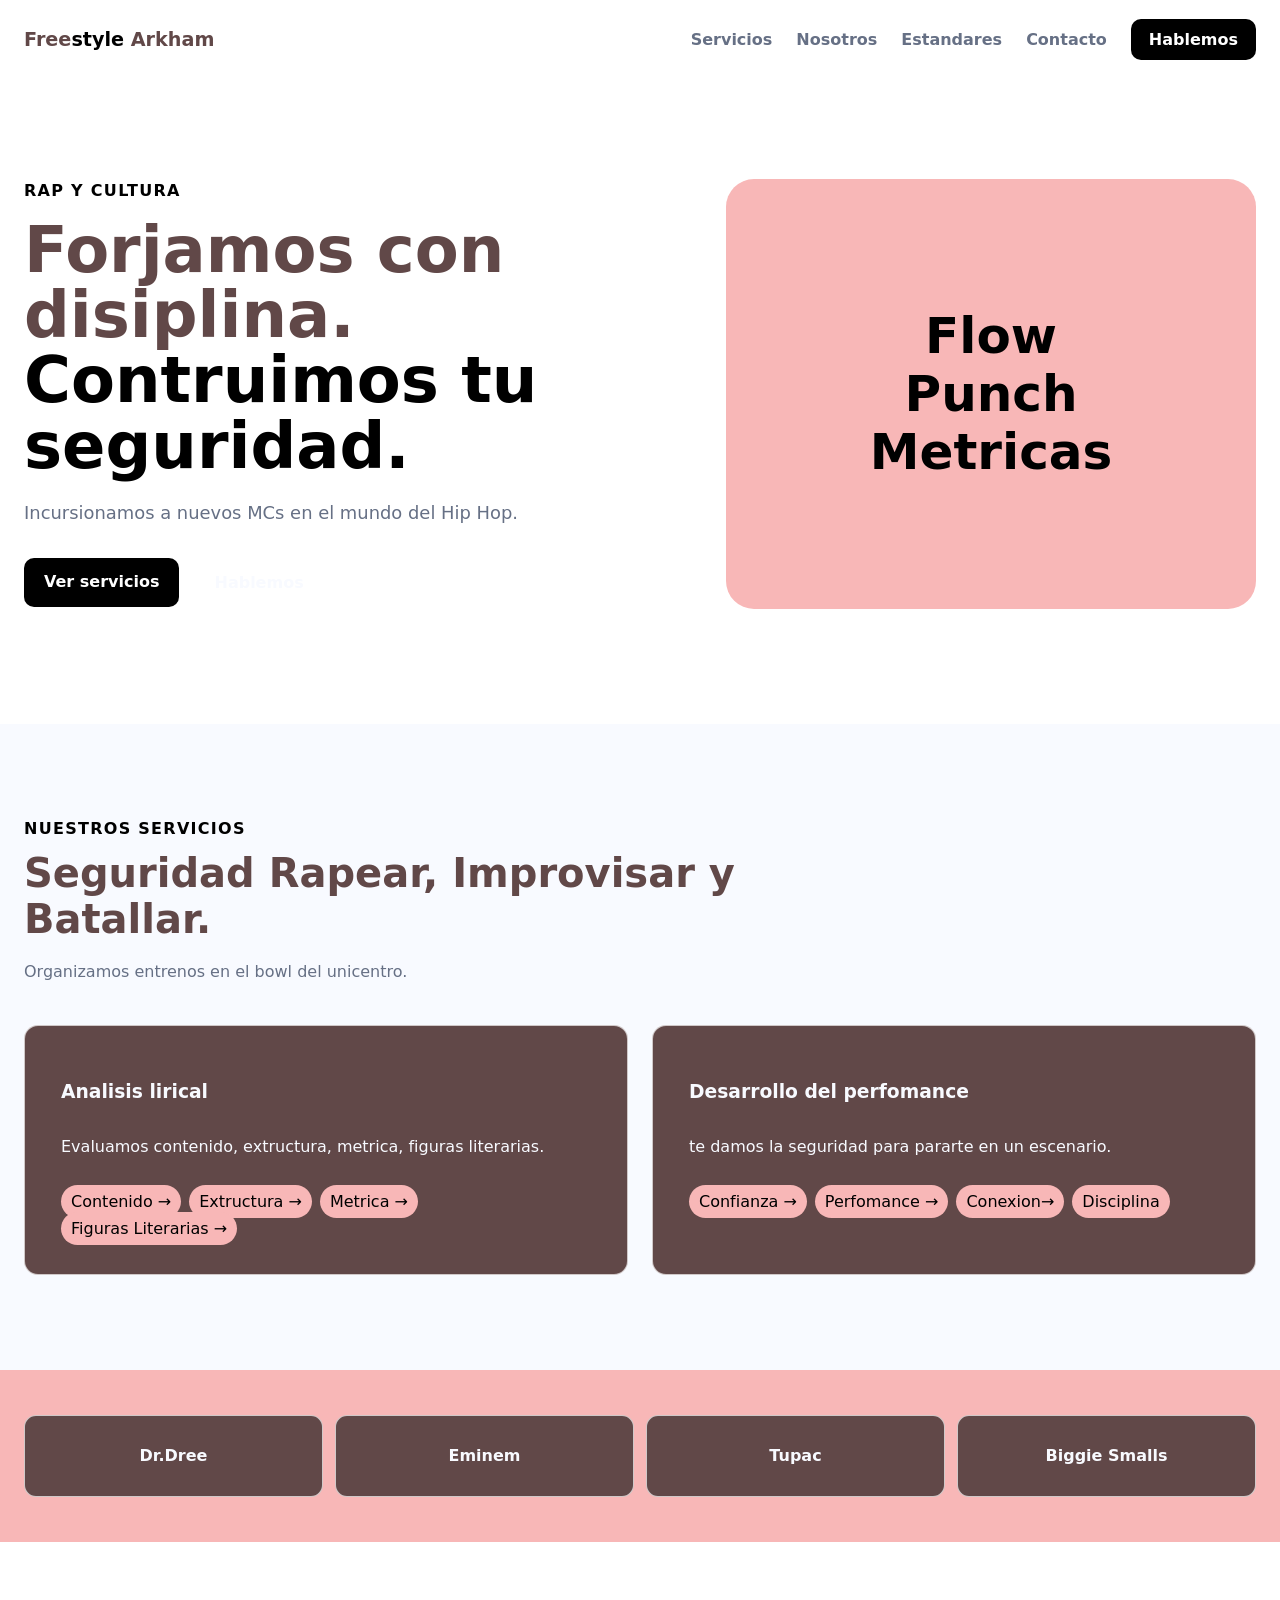
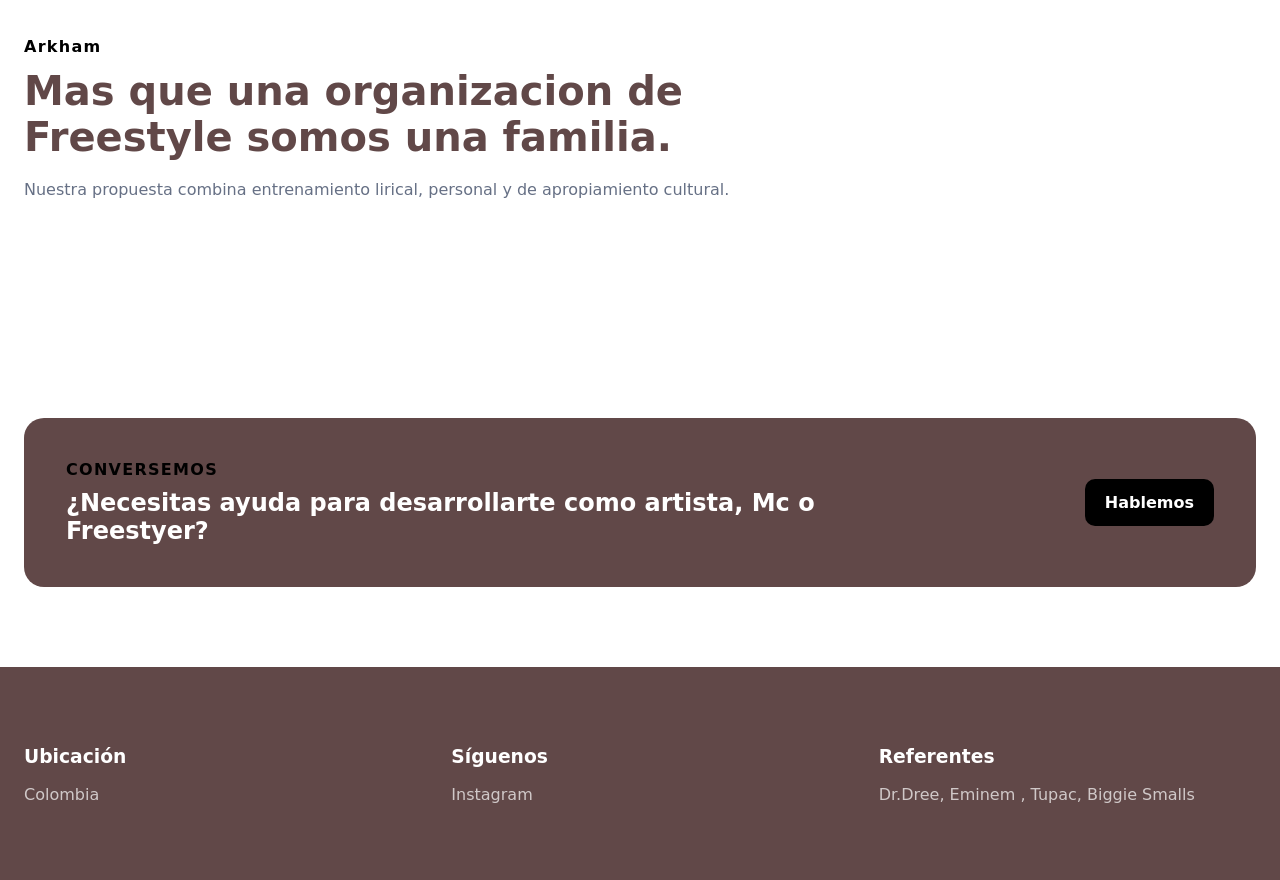
<file: Hernan Alecander Portillo Villota/index.html>
﻿<!doctype html>
<html lang="es">

<head>
    <meta charset="utf-8">
    <meta name="viewport" content="width=device-width, initial-scale=1">
    <meta name="description" content="Ciberseguridad, pentesting, DevSecOps, desarrollo seguro y AI Security.">
    <title>Inicio | TrustSecSolutions</title>
    <link rel="stylesheet" href="style.css">
</head>

<body>
    <header class="header">
        <div class="container header-container">
            <a class="brand" href="index.html">
                <span class="brand-name">Free<span>style</span> Arkham</span>
            </a>

            <nav class="nav" aria-label="Navegación principal">
                <a href="#servicios">Servicios</a>
                <a href="#nosotros">Nosotros</a>
                <a href="#estandares">Estandares</a>
                <a href="#contacto">Contacto</a>
                <a class="nav-cta" href="#contacto">Hablemos</a>
            </nav>
        </div>
    </header>
    <main>
        <section class="hero">
            <div class="container hero-grid">
                <div class="hero-copy">
                    <span class="eyebrow">RAP Y CULTURA</span>
                    <h1>Forjamos con disiplina. <span>Contruimos tu seguridad.</span></h1>
                    <p class="hero-description">
                        Incursionamos a nuevos MCs en el mundo del Hip Hop.
                    </p>
                    <div class="hero-actions">
                        <a class="primary-action" href="#servicios">Ver servicios</a>
                        <a class="secondary-action" href="#contacto">Hablemos</a>
                    </div>
                </div>
                <div class="hero-visual">
                    <div class="security-visual">Flow <br /> Punch <br /> Metricas</div>
                </div>
            </div>
        </section>

        <section class="services" id="servicios">
            <div class="container">
                <header class="section-heading">
                    <span class="section-label">NUESTROS SERVICIOS</span>
                    <h2>Seguridad Rapear, Improvisar y Batallar.</h2>
                    <p>Organizamos entrenos en el bowl del unicentro.</p>
                </header>

                <div class="services-grid">
                    <article class="service-card">
                        <h3>Analisis lirical</h3>
                        <p>Evaluamos contenido, extructura, metrica, figuras literarias.</p>
                      
                        <div class="tag-list">
                            <a href="Contenido.html"><span>Contenido →</span></a>
                            <a href="Extructura.html"><span>Extructura →</span></a>
                            <a href="Metrica.html"><span>Metrica →</span></a>
                            <a href="Figuras.html"><span>Figuras Literarias →</span></a>
                        </div>
                    </article>

                    <article class="service-card">
                        <h3>Desarrollo del perfomance</h3>
                        <p>te damos la seguridad para pararte en un escenario.</p>
                       
                        <div class="tag-list">
                            <a href="Confianza.html"><span>Confianza →</span></a>
                            <a href="Perfomance.html"><span>Perfomance →</span> </a>
                            <a href="Conexion.html"><span>Conexion→</span></a>
                            <a href="Disciplina.html"><span> Disciplina </span></a>
                        </div>
                    </article>
                </div>
            </div>
        </section>

        <section class="standards" id="estandares">
            <div class="container standards-grid">
                <div class="standard">Dr.Dree</div>
                <div class="standard">Eminem</div>
                <div class="standard">Tupac</div>
                <div class="standard">Biggie Smalls</div>
            </div>
        </section>

        <section class="about" id="nosotros">
            <div class="container">
                <header class="section-heading">
                    <span class="section-label">Arkham</span>
                    <h2>Mas que una organizacion de Freestyle somos una familia.</h2>
                    <p>Nuestra propuesta combina entrenamiento lirical, personal y de apropiamiento cultural.</p>
                </header>
            </div>
        </section>

        <section class="cta">
            <div class="container">
                <div class="cta-box">
                    <div>
                        <span class="section-label">CONVERSEMOS</span>
                        <h2>¿Necesitas ayuda para desarrollarte como artista, Mc o Freestyer?</h2>
                    </div>
                    <a class="cta-button" href="#contacto">Hablemos</a>
                </div>
            </div>
        </section>

    </main>

    <footer class="footer" id="contacto">
        <div class="container footer-grid">
            <section><h3>Ubicación</h3><p>Colombia</p></section>
            <section>
                <h3>Síguenos</h3>
                <a href="https://www.instagram.com/axel__under/" target="_blank" rel="noopener noreferrer">Instagram</a>
            </section>
            <section>
                <h3>Referentes</h3>
                <p>Dr.Dree, Eminem , Tupac, Biggie Smalls</p>
            </section>
        </div>
    </footer>



</body>

</html>
</file>
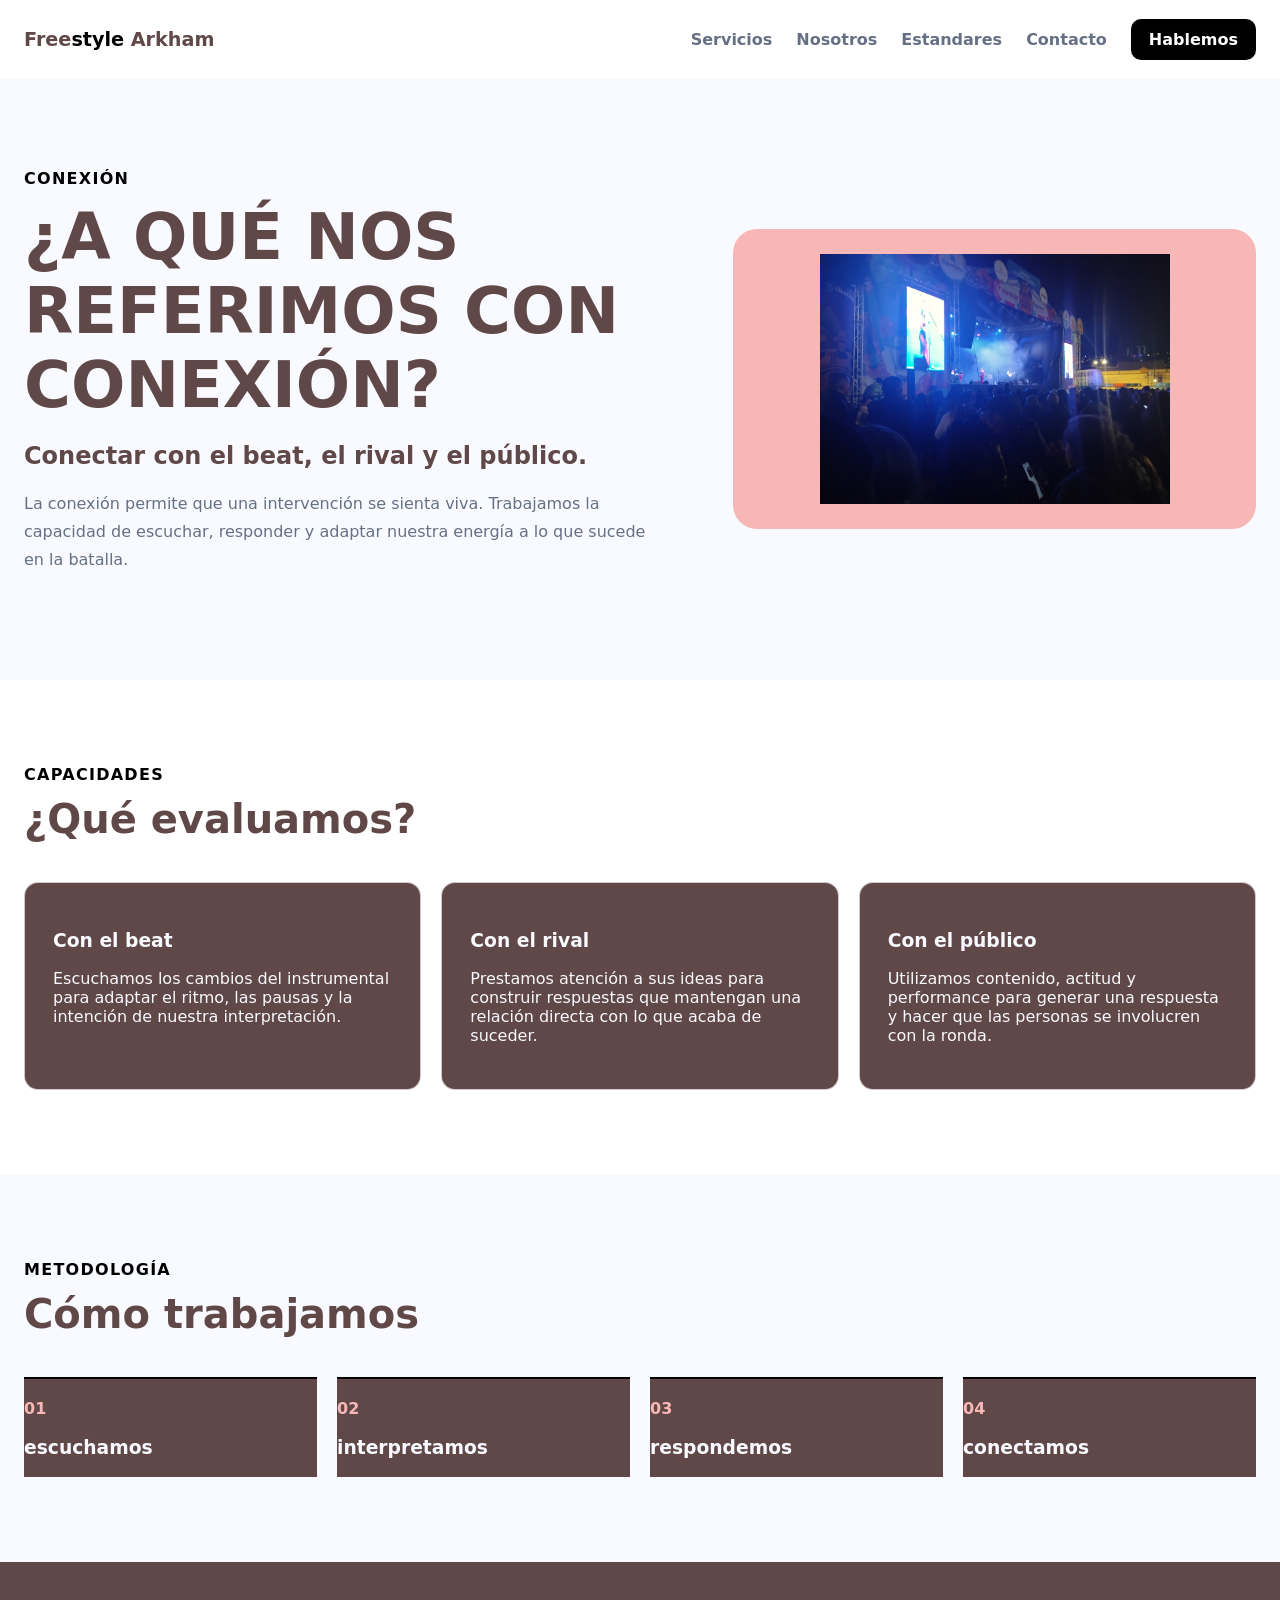
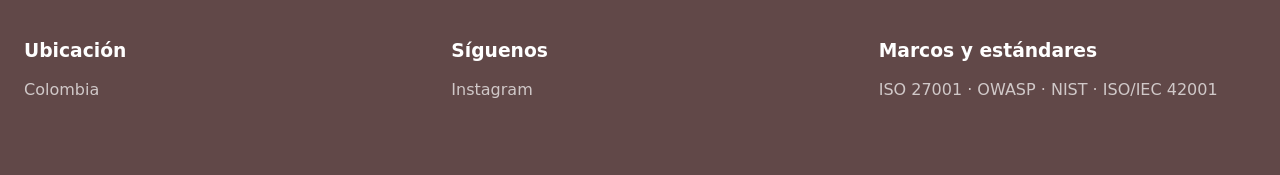
<file: Hernan Alecander Portillo Villota/Conexion.html>
﻿<!doctype html>
<html lang="es">
<head>
    <meta charset="utf-8">
    <meta name="viewport" content="width=device-width, initial-scale=1">
    <title>Conexión | Freestyle Arkham</title>
    <link rel="stylesheet" href="style.css">
</head>
<body>
    <header class="header">
        <div class="container header-container">
            <a class="brand" href="index.html">
                <span class="brand-name">Free<span>style</span> Arkham</span>
            </a>

            <nav class="nav" aria-label="Navegación principal">
                <a href="#servicios">Servicios</a>
                <a href="#nosotros">Nosotros</a>
                <a href="#estandares">Estandares</a>
                <a href="#contacto">Contacto</a>
                <a class="nav-cta" href="#contacto">Hablemos</a>
            </nav>
        </div>
    </header>

    <main>
        <section class="service-hero">
            <div class="container service-hero-grid">
                <div>
                    <span class="service-category">CONEXIÓN</span>
                    <h1>¿A QUÉ NOS REFERIMOS CON CONEXIÓN?</h1>
                    <h2>Conectar con el beat, el rival y el público.</h2>
                    <p>La conexión permite que una intervención se sienta viva. Trabajamos la capacidad de escuchar, responder y adaptar nuestra energía a lo que sucede en la batalla.</p>
                </div>
                <div class="service-visual"><img src="concierto.jpg"</div>
            </div>
        </section>

        <section class="service-section">
            <div class="container">
                <header class="section-heading">
                    <span class="section-label">CAPACIDADES</span>
                    <h2>¿Qué evaluamos?</h2>
                </header>
                <div class="feature-grid">
                    <article class="feature-card"><h3>Con el beat</h3><p>Escuchamos los cambios del instrumental para adaptar el ritmo, las pausas y la intención de nuestra interpretación.</p></article>
                    <article class="feature-card"><h3>Con el rival</h3><p>Prestamos atención a sus ideas para construir respuestas que mantengan una relación directa con lo que acaba de suceder.</p></article>
                    <article class="feature-card"><h3>Con el público</h3><p>Utilizamos contenido, actitud y performance para generar una respuesta y hacer que las personas se involucren con la ronda.</p></article>
                </div>
            </div>
        </section>

        <section class="service-section service-section-soft">
            <div class="container">
                <header class="section-heading"><span class="section-label">METODOLOGÍA</span><h2>Cómo trabajamos</h2></header>
                <div class="steps">
                    <article class="step"><span>01</span><h3>escuchamos</h3></article>
                    <article class="step"><span>02</span><h3>interpretamos</h3></article>
                    <article class="step"><span>03</span><h3>respondemos</h3></article>
                    <article class="step"><span>04</span><h3>conectamos</h3></article>
                </div>
            </div>
        </section>

    </main>

    <footer class="footer" id="contacto">
        <div class="container footer-grid">
            <section><h3>Ubicación</h3><p>Colombia</p></section>
            <section>
                <h3>Síguenos</h3>
                <a href="https://www.instagram.com/" target="_blank" rel="noopener noreferrer">Instagram</a>
            </section>
            <section>
                <h3>Marcos y estándares</h3>
                <p>ISO 27001 · OWASP · NIST · ISO/IEC 42001</p>
            </section>
        </div>
    </footer>
</body>
</html>
</file>
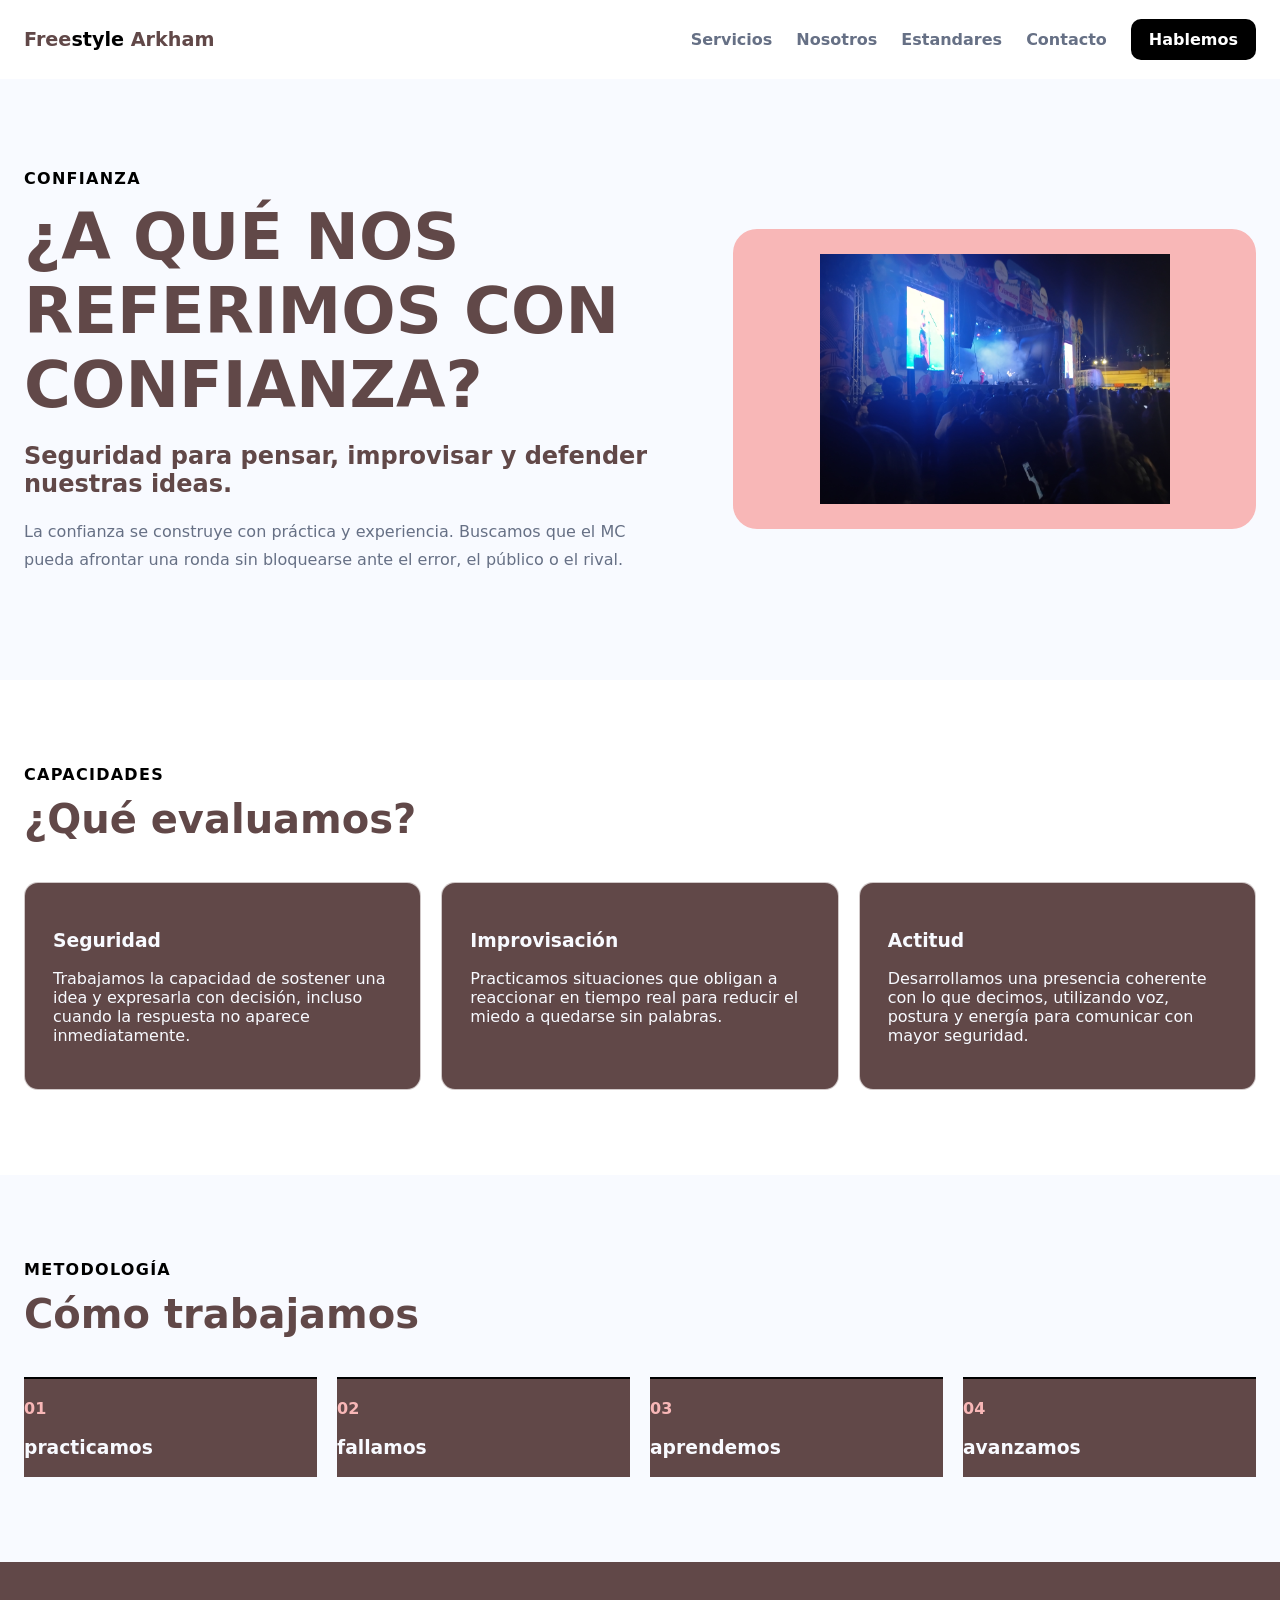
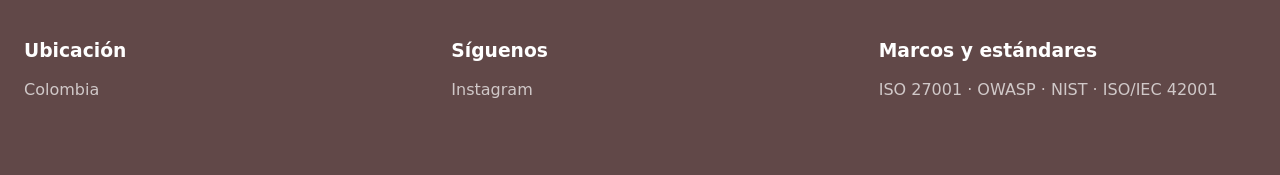
<file: Hernan Alecander Portillo Villota/Confianza.html>
﻿<!doctype html>
<html lang="es">
<head>
    <meta charset="utf-8">
    <meta name="viewport" content="width=device-width, initial-scale=1">
    <title>Confianza | Freestyle Arkham</title>
    <link rel="stylesheet" href="style.css">
</head>
<body>
    <header class="header">
        <div class="container header-container">
            <a class="brand" href="index.html">
                <span class="brand-name">Free<span>style</span> Arkham</span>
            </a>

            <nav class="nav" aria-label="Navegación principal">
                <a href="#servicios">Servicios</a>
                <a href="#nosotros">Nosotros</a>
                <a href="#estandares">Estandares</a>
                <a href="#contacto">Contacto</a>
                <a class="nav-cta" href="#contacto">Hablemos</a>
            </nav>
        </div>
    </header>

    <main>
        <section class="service-hero">
            <div class="container service-hero-grid">
                <div>
                    <span class="service-category">CONFIANZA</span>
                    <h1>¿A QUÉ NOS REFERIMOS CON CONFIANZA?</h1>
                    <h2>Seguridad para pensar, improvisar y defender nuestras ideas.</h2>
                    <p>La confianza se construye con práctica y experiencia. Buscamos que el MC pueda afrontar una ronda sin bloquearse ante el error, el público o el rival.</p>
                </div>
                <div class="service-visual"><img src="concierto.jpg"</div>
            </div>
        </section>

        <section class="service-section">
            <div class="container">
                <header class="section-heading">
                    <span class="section-label">CAPACIDADES</span>
                    <h2>¿Qué evaluamos?</h2>
                </header>
                <div class="feature-grid">
                    <article class="feature-card"><h3>Seguridad</h3><p>Trabajamos la capacidad de sostener una idea y expresarla con decisión, incluso cuando la respuesta no aparece inmediatamente.</p></article>
                    <article class="feature-card"><h3>Improvisación</h3><p>Practicamos situaciones que obligan a reaccionar en tiempo real para reducir el miedo a quedarse sin palabras.</p></article>
                    <article class="feature-card"><h3>Actitud</h3><p>Desarrollamos una presencia coherente con lo que decimos, utilizando voz, postura y energía para comunicar con mayor seguridad.</p></article>
                </div>
            </div>
        </section>

        <section class="service-section service-section-soft">
            <div class="container">
                <header class="section-heading"><span class="section-label">METODOLOGÍA</span><h2>Cómo trabajamos</h2></header>
                <div class="steps">
                    <article class="step"><span>01</span><h3>practicamos</h3></article>
                    <article class="step"><span>02</span><h3>fallamos</h3></article>
                    <article class="step"><span>03</span><h3>aprendemos</h3></article>
                    <article class="step"><span>04</span><h3>avanzamos</h3></article>
                </div>
            </div>
        </section>

    </main>

    <footer class="footer" id="contacto">
        <div class="container footer-grid">
            <section><h3>Ubicación</h3><p>Colombia</p></section>
            <section>
                <h3>Síguenos</h3>
                <a href="https://www.instagram.com/" target="_blank" rel="noopener noreferrer">Instagram</a>
            </section>
            <section>
                <h3>Marcos y estándares</h3>
                <p>ISO 27001 · OWASP · NIST · ISO/IEC 42001</p>
            </section>
        </div>
    </footer>
</body>
</html>
</file>
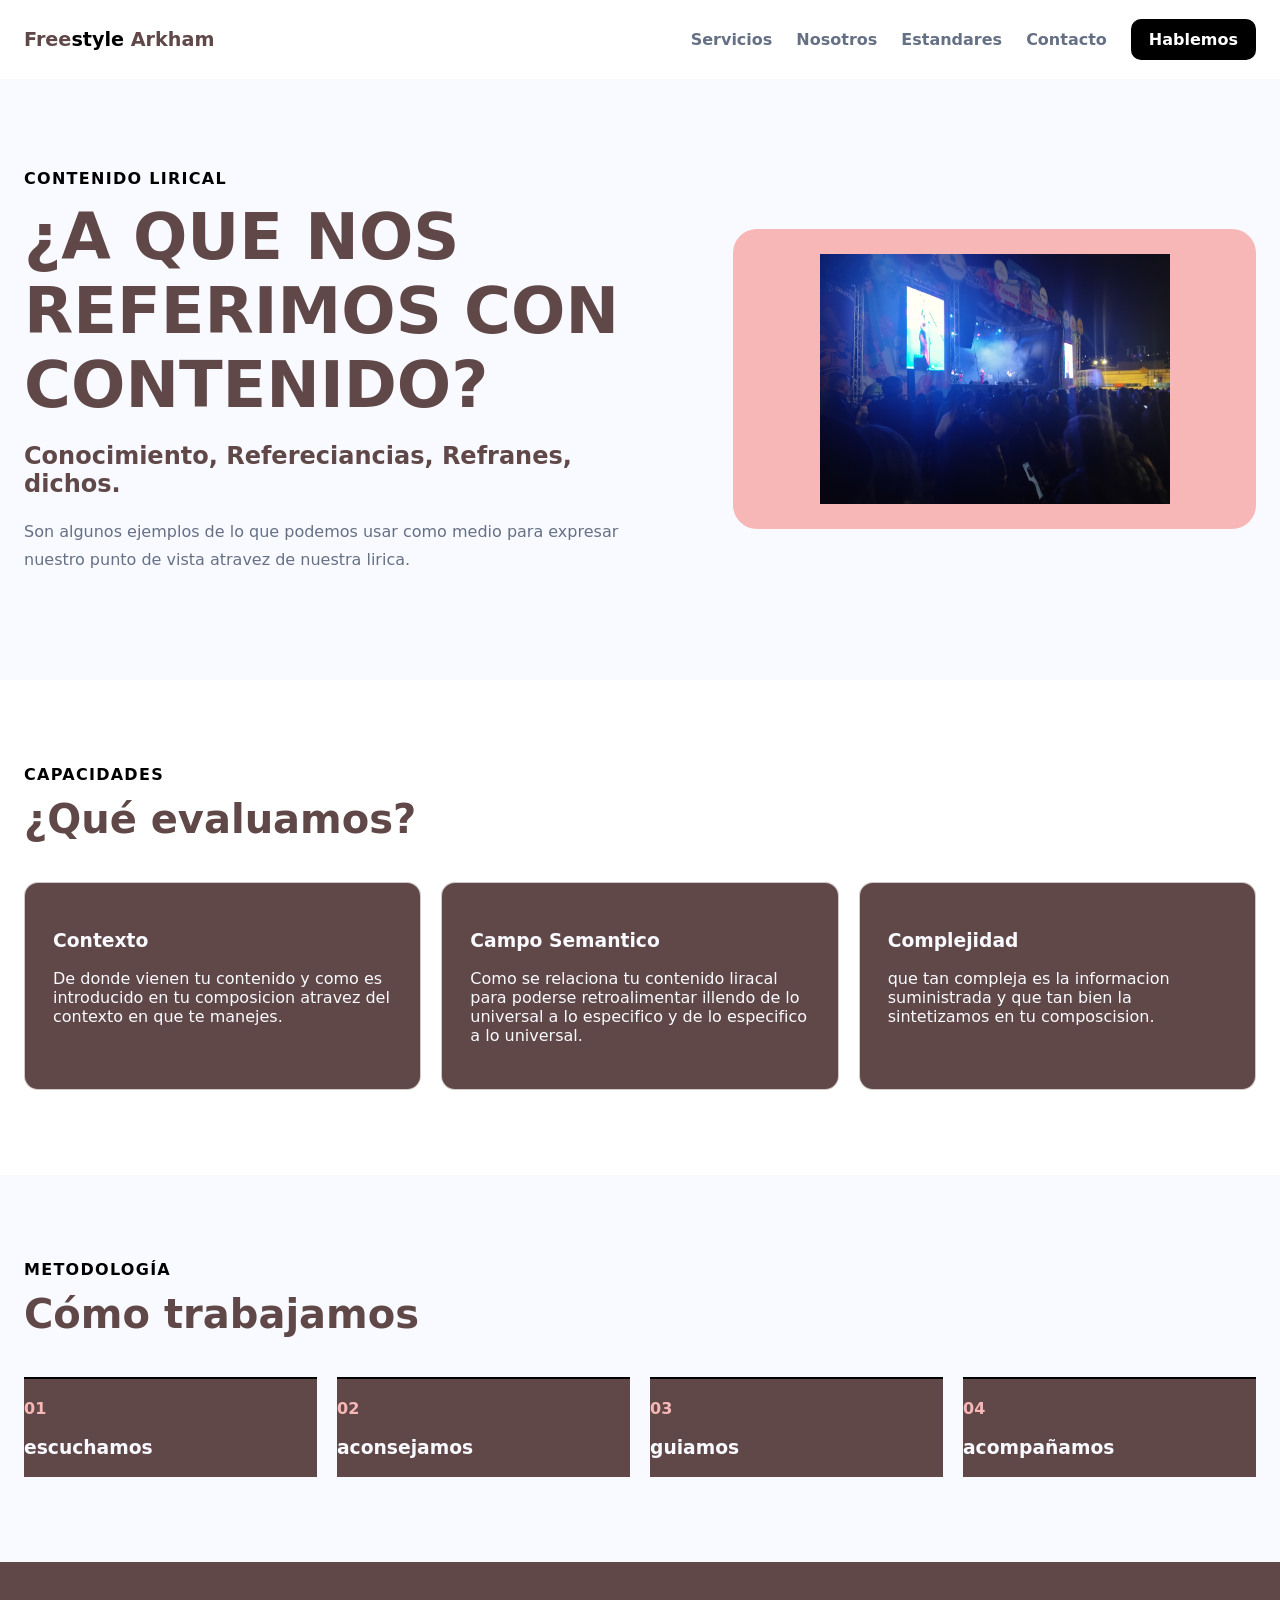
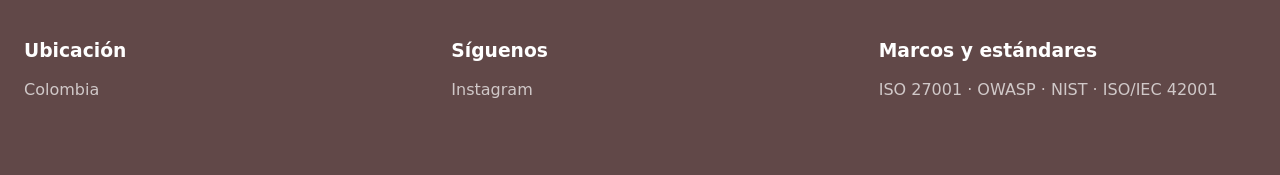
<file: Hernan Alecander Portillo Villota/contenido.html>
﻿<!doctype html>
<html lang="es">
<head>
    <meta charset="utf-8">
    <meta name="viewport" content="width=device-width, initial-scale=1">
    <title>Pentesting | TrustSecSolutions</title>
    <link rel="stylesheet" href="style.css">
</head>
<body>
    <header class="header">
        <div class="container header-container">
            <a class="brand" href="index.html">
                <span class="brand-name">Free<span>style</span> Arkham</span>
            </a>

            <nav class="nav" aria-label="Navegación principal">
                <a href="#servicios">Servicios</a>
                <a href="#nosotros">Nosotros</a>
                <a href="#estandares">Estandares</a>
                <a href="#contacto">Contacto</a>
                <a class="nav-cta" href="#contacto">Hablemos</a>
            </nav>
        </div>
    </header>

    <main>
        <section class="service-hero">
            <div class="container service-hero-grid">
                <div>
                    <span class="service-category">CONTENIDO LIRICAL</span>
                    <h1>¿A QUE NOS REFERIMOS CON CONTENIDO?</h1>
                    <h2>Conocimiento, Refereciancias, Refranes, dichos.</h2>
                    <p>Son algunos ejemplos de lo que podemos usar como medio para expresar nuestro punto de vista atravez de nuestra lirica.</p>
                </div>
                <div class="service-visual"><img src="concierto.jpg"</div>
            </div>
        </section>

        <section class="service-section">
            <div class="container">
                <header class="section-heading">
                    <span class="section-label">CAPACIDADES</span>
                    <h2>¿Qué evaluamos?</h2>
                </header>
                <div class="feature-grid">
                    <article class="feature-card"><h3>Contexto</h3><p>De donde vienen tu contenido y como es introducido en tu composicion atravez del contexto en que te manejes.</p></article>
                    <article class="feature-card"><h3>Campo Semantico</h3><p>Como se relaciona tu contenido liracal para poderse retroalimentar illendo de lo universal a lo especifico y de lo especifico a lo universal.</p></article>
                    <article class="feature-card"><h3>Complejidad</h3><p>que tan compleja es la informacion suministrada y que tan bien la sintetizamos en tu composcision.</p></article>
                </div>
            </div>
        </section>

        <section class="service-section service-section-soft">
            <div class="container">
                <header class="section-heading"><span class="section-label">METODOLOGÍA</span><h2>Cómo trabajamos</h2></header>
                <div class="steps">
                    <article class="step"><span>01</span><h3>escuchamos</h3></article>
                    <article class="step"><span>02</span><h3>aconsejamos</h3></article>
                    <article class="step"><span>03</span><h3>guiamos</h3></article>
                    <article class="step"><span>04</span><h3>acompañamos</h3></article>
                </div>
            </div>
        </section>

    </main>

    <footer class="footer" id="contacto">
        <div class="container footer-grid">
            <section><h3>Ubicación</h3><p>Colombia</p></section>
            <section>
                <h3>Síguenos</h3>
                <a href="https://www.instagram.com/" target="_blank" rel="noopener noreferrer">Instagram</a>
            </section>
            <section>
                <h3>Marcos y estándares</h3>
                <p>ISO 27001 · OWASP · NIST · ISO/IEC 42001</p>
            </section>
        </div>
    </footer>
</body>
</html>
</file>
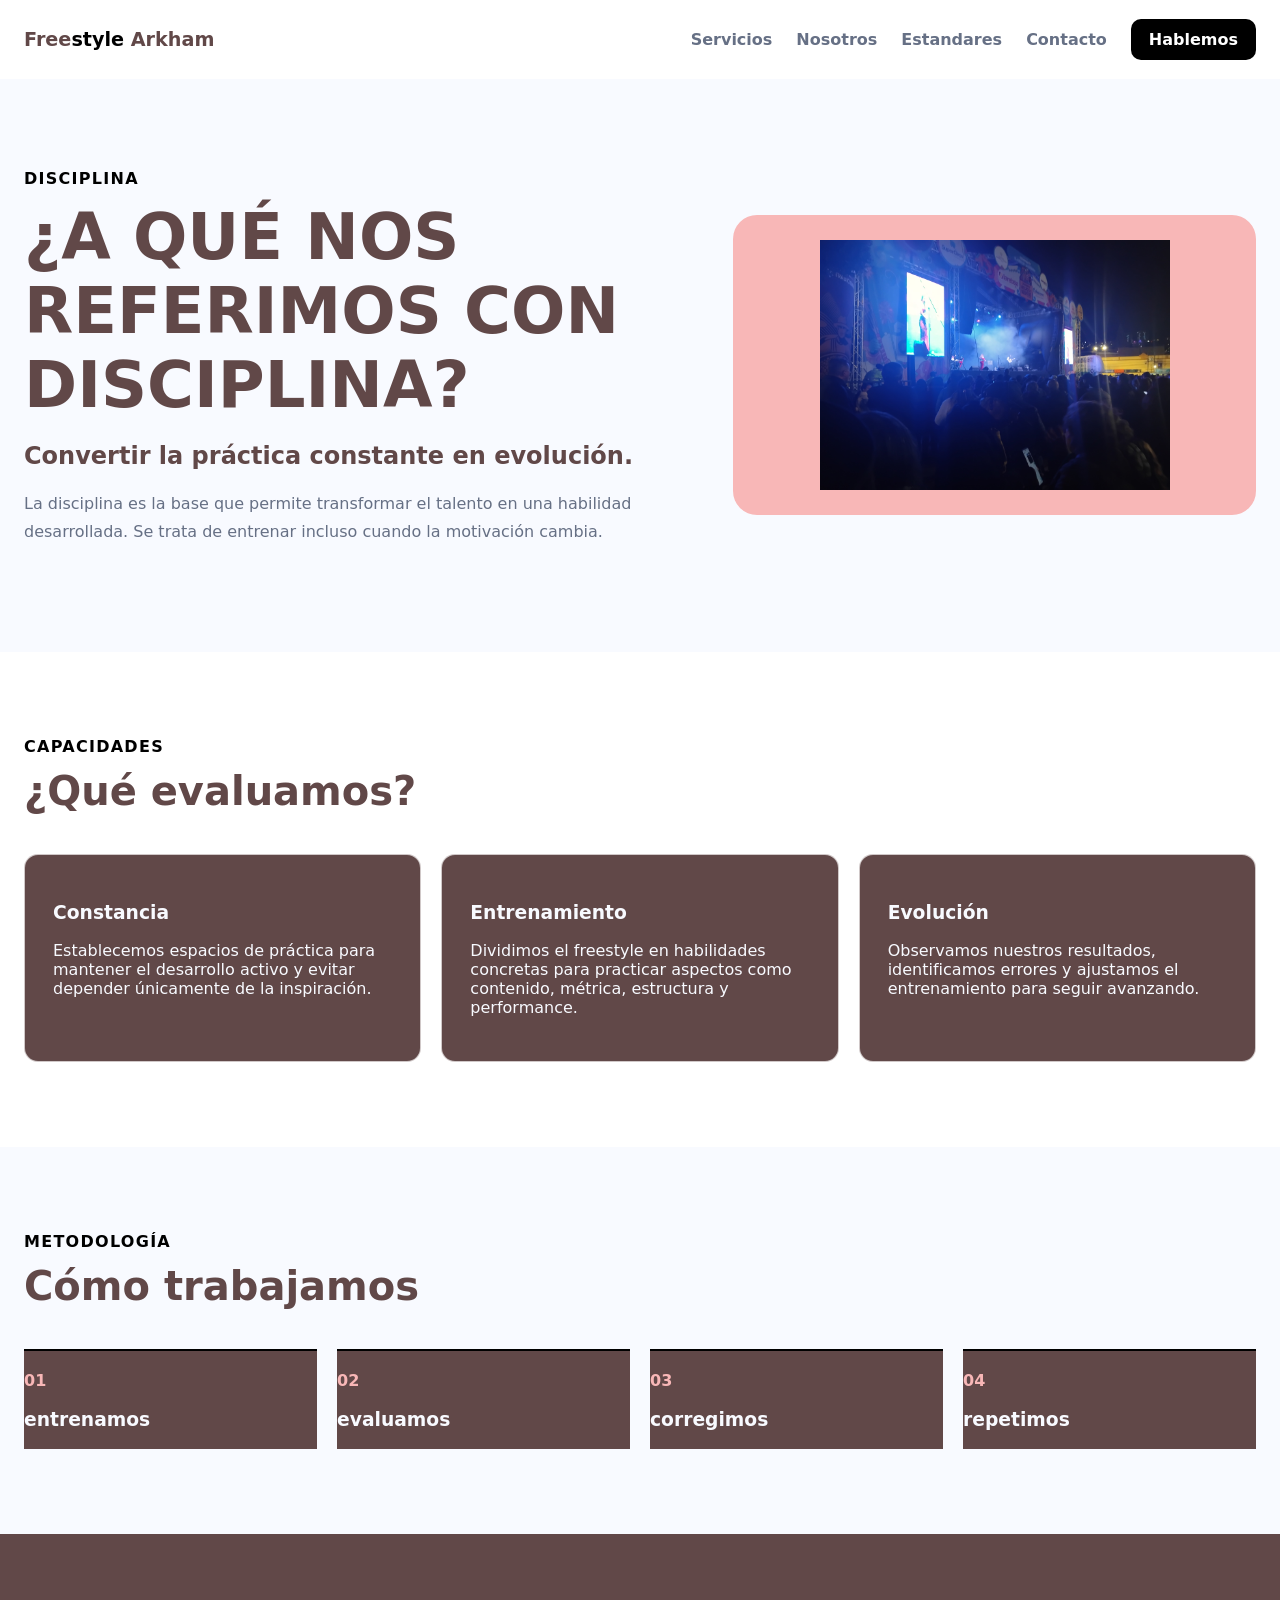
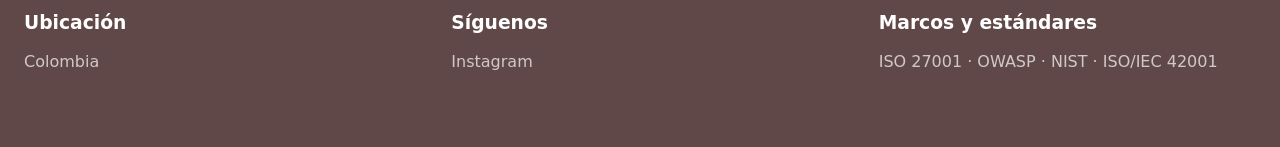
<file: Hernan Alecander Portillo Villota/Disciplina.html>
﻿<!doctype html>
<html lang="es">
<head>
    <meta charset="utf-8">
    <meta name="viewport" content="width=device-width, initial-scale=1">
    <title>Disciplina | Freestyle Arkham</title>
    <link rel="stylesheet" href="style.css">
</head>
<body>
    <header class="header">
        <div class="container header-container">
            <a class="brand" href="index.html">
                <span class="brand-name">Free<span>style</span> Arkham</span>
            </a>

            <nav class="nav" aria-label="Navegación principal">
                <a href="#servicios">Servicios</a>
                <a href="#nosotros">Nosotros</a>
                <a href="#estandares">Estandares</a>
                <a href="#contacto">Contacto</a>
                <a class="nav-cta" href="#contacto">Hablemos</a>
            </nav>
        </div>
    </header>

    <main>
        <section class="service-hero">
            <div class="container service-hero-grid">
                <div>
                    <span class="service-category">DISCIPLINA</span>
                    <h1>¿A QUÉ NOS REFERIMOS CON DISCIPLINA?</h1>
                    <h2>Convertir la práctica constante en evolución.</h2>
                    <p>La disciplina es la base que permite transformar el talento en una habilidad desarrollada. Se trata de entrenar incluso cuando la motivación cambia.</p>
                </div>
                <div class="service-visual"><img src="concierto.jpg"</div>
            </div>
        </section>

        <section class="service-section">
            <div class="container">
                <header class="section-heading">
                    <span class="section-label">CAPACIDADES</span>
                    <h2>¿Qué evaluamos?</h2>
                </header>
                <div class="feature-grid">
                    <article class="feature-card"><h3>Constancia</h3><p>Establecemos espacios de práctica para mantener el desarrollo activo y evitar depender únicamente de la inspiración.</p></article>
                    <article class="feature-card"><h3>Entrenamiento</h3><p>Dividimos el freestyle en habilidades concretas para practicar aspectos como contenido, métrica, estructura y performance.</p></article>
                    <article class="feature-card"><h3>Evolución</h3><p>Observamos nuestros resultados, identificamos errores y ajustamos el entrenamiento para seguir avanzando.</p></article>
                </div>
            </div>
        </section>

        <section class="service-section service-section-soft">
            <div class="container">
                <header class="section-heading"><span class="section-label">METODOLOGÍA</span><h2>Cómo trabajamos</h2></header>
                <div class="steps">
                    <article class="step"><span>01</span><h3>entrenamos</h3></article>
                    <article class="step"><span>02</span><h3>evaluamos</h3></article>
                    <article class="step"><span>03</span><h3>corregimos</h3></article>
                    <article class="step"><span>04</span><h3>repetimos</h3></article>
                </div>
            </div>
        </section>

    </main>

    <footer class="footer" id="contacto">
        <div class="container footer-grid">
            <section><h3>Ubicación</h3><p>Colombia</p></section>
            <section>
                <h3>Síguenos</h3>
                <a href="https://www.instagram.com/" target="_blank" rel="noopener noreferrer">Instagram</a>
            </section>
            <section>
                <h3>Marcos y estándares</h3>
                <p>ISO 27001 · OWASP · NIST · ISO/IEC 42001</p>
            </section>
        </div>
    </footer>
</body>
</html>
</file>
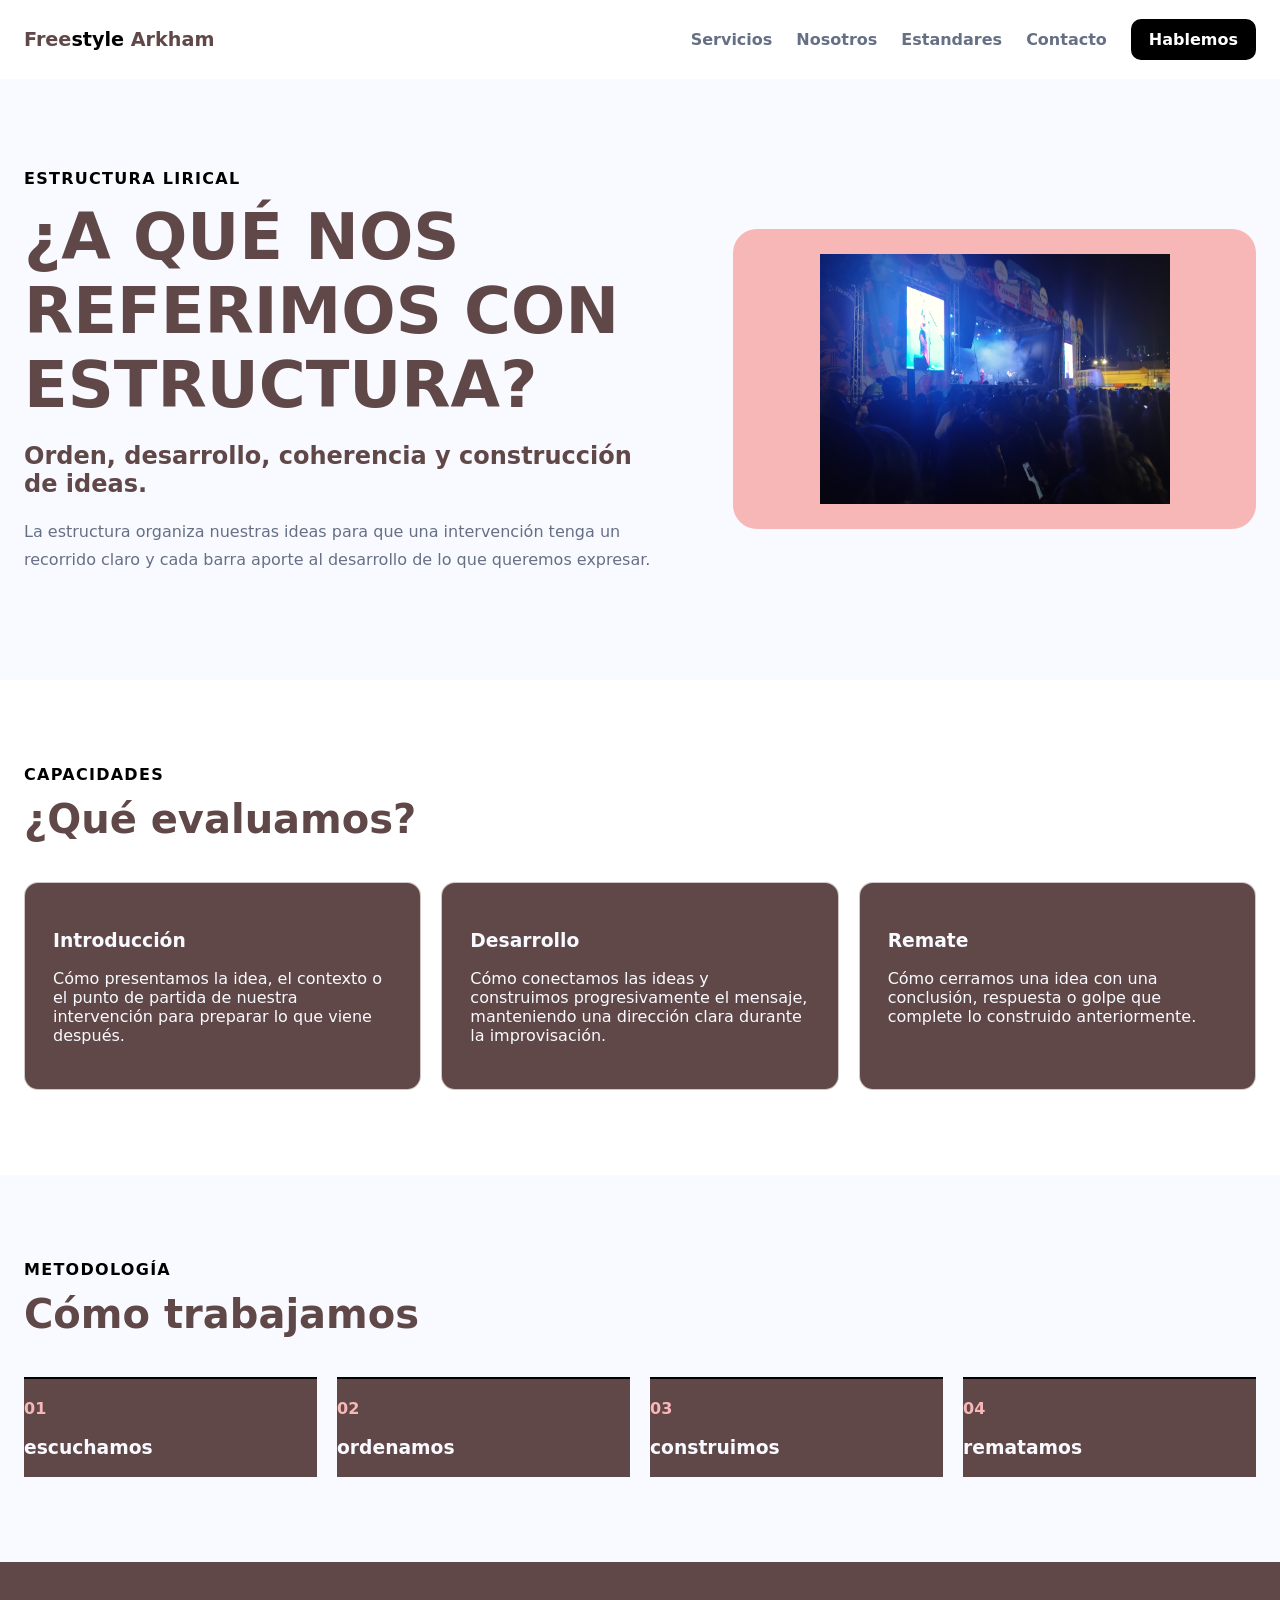
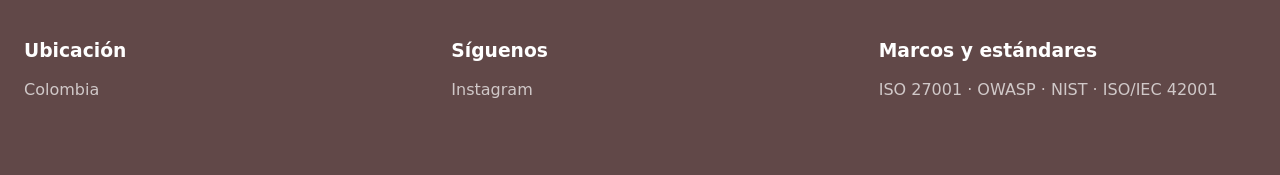
<file: Hernan Alecander Portillo Villota/Extructura.html>
﻿<!doctype html>
<html lang="es">
<head>
    <meta charset="utf-8">
    <meta name="viewport" content="width=device-width, initial-scale=1">
    <title>Estructura | Freestyle Arkham</title>
    <link rel="stylesheet" href="style.css">
</head>
<body>
    <header class="header">
        <div class="container header-container">
            <a class="brand" href="index.html">
                <span class="brand-name">Free<span>style</span> Arkham</span>
            </a>

            <nav class="nav" aria-label="Navegación principal">
                <a href="#servicios">Servicios</a>
                <a href="#nosotros">Nosotros</a>
                <a href="#estandares">Estandares</a>
                <a href="#contacto">Contacto</a>
                <a class="nav-cta" href="#contacto">Hablemos</a>
            </nav>
        </div>
    </header>

    <main>
        <section class="service-hero">
            <div class="container service-hero-grid">
                <div>
                    <span class="service-category">ESTRUCTURA LIRICAL</span>
                    <h1>¿A QUÉ NOS REFERIMOS CON ESTRUCTURA?</h1>
                    <h2>Orden, desarrollo, coherencia y construcción de ideas.</h2>
                    <p>La estructura organiza nuestras ideas para que una intervención tenga un recorrido claro y cada barra aporte al desarrollo de lo que queremos expresar.</p>
                </div>
                <div class="service-visual"><img src="concierto.jpg"</div>
            </div>
        </section>

        <section class="service-section">
            <div class="container">
                <header class="section-heading">
                    <span class="section-label">CAPACIDADES</span>
                    <h2>¿Qué evaluamos?</h2>
                </header>
                <div class="feature-grid">
                    <article class="feature-card"><h3>Introducción</h3><p>Cómo presentamos la idea, el contexto o el punto de partida de nuestra intervención para preparar lo que viene después.</p></article>
                    <article class="feature-card"><h3>Desarrollo</h3><p>Cómo conectamos las ideas y construimos progresivamente el mensaje, manteniendo una dirección clara durante la improvisación.</p></article>
                    <article class="feature-card"><h3>Remate</h3><p>Cómo cerramos una idea con una conclusión, respuesta o golpe que complete lo construido anteriormente.</p></article>
                </div>
            </div>
        </section>

        <section class="service-section service-section-soft">
            <div class="container">
                <header class="section-heading"><span class="section-label">METODOLOGÍA</span><h2>Cómo trabajamos</h2></header>
                <div class="steps">
                    <article class="step"><span>01</span><h3>escuchamos</h3></article>
                    <article class="step"><span>02</span><h3>ordenamos</h3></article>
                    <article class="step"><span>03</span><h3>construimos</h3></article>
                    <article class="step"><span>04</span><h3>rematamos</h3></article>
                </div>
            </div>
        </section>

    </main>

    <footer class="footer" id="contacto">
        <div class="container footer-grid">
            <section><h3>Ubicación</h3><p>Colombia</p></section>
            <section>
                <h3>Síguenos</h3>
                <a href="https://www.instagram.com/" target="_blank" rel="noopener noreferrer">Instagram</a>
            </section>
            <section>
                <h3>Marcos y estándares</h3>
                <p>ISO 27001 · OWASP · NIST · ISO/IEC 42001</p>
            </section>
        </div>
    </footer>
</body>
</html>
</file>
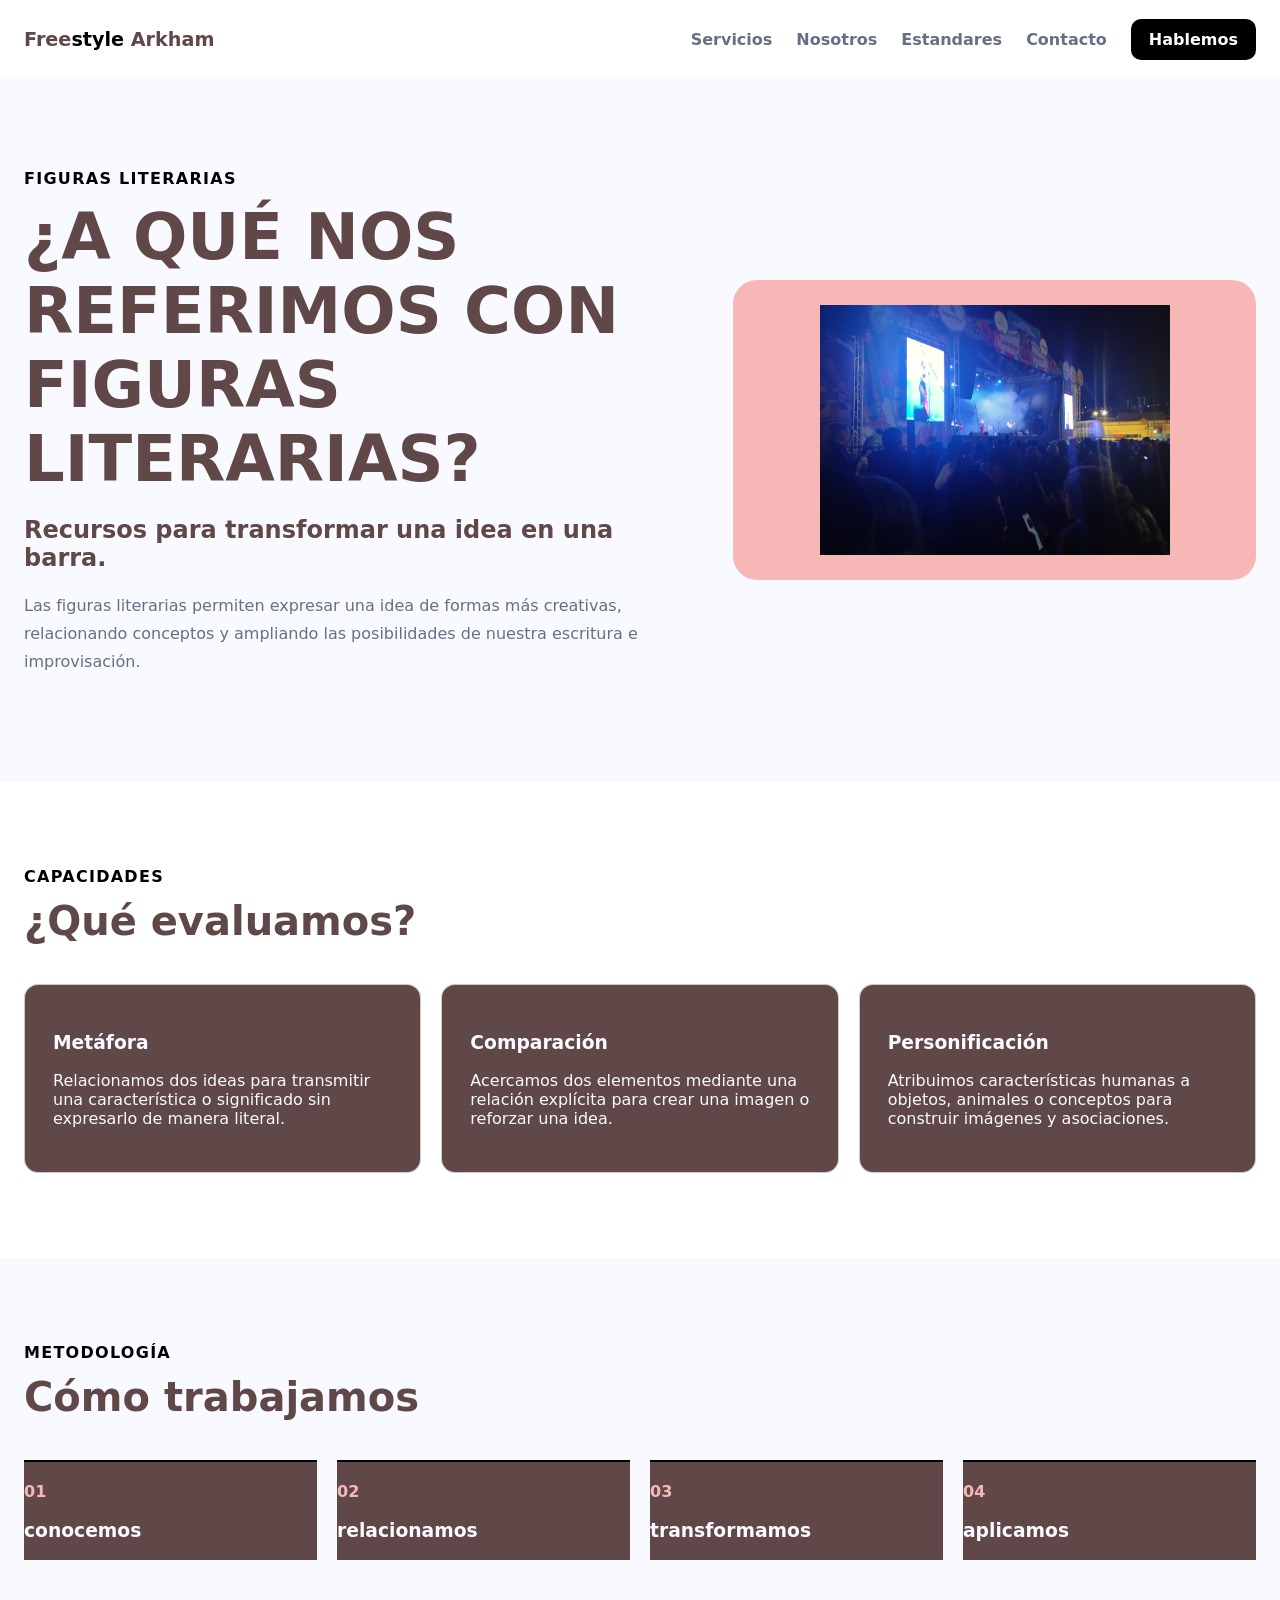
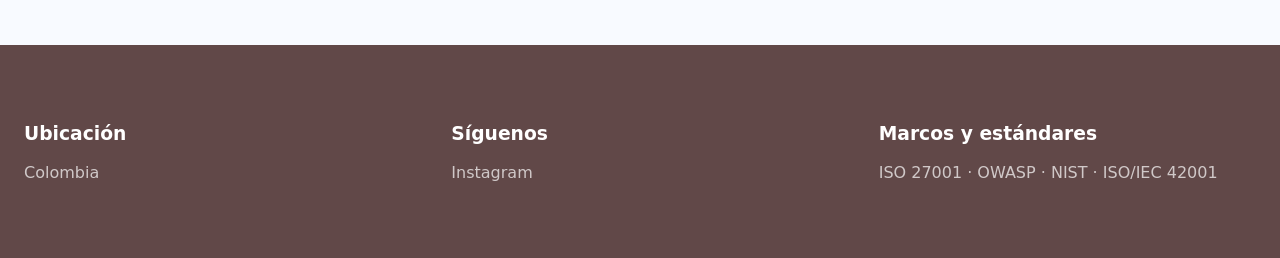
<file: Hernan Alecander Portillo Villota/Figuras.html>
﻿<!doctype html>
<html lang="es">
<head>
    <meta charset="utf-8">
    <meta name="viewport" content="width=device-width, initial-scale=1">
    <title>Figuras literarias | Freestyle Arkham</title>
    <link rel="stylesheet" href="style.css">
</head>
<body>
    <header class="header">
        <div class="container header-container">
            <a class="brand" href="index.html">
                <span class="brand-name">Free<span>style</span> Arkham</span>
            </a>

            <nav class="nav" aria-label="Navegación principal">
                <a href="#servicios">Servicios</a>
                <a href="#nosotros">Nosotros</a>
                <a href="#estandares">Estandares</a>
                <a href="#contacto">Contacto</a>
                <a class="nav-cta" href="#contacto">Hablemos</a>
            </nav>
        </div>
    </header>

    <main>
        <section class="service-hero">
            <div class="container service-hero-grid">
                <div>
                    <span class="service-category">FIGURAS LITERARIAS</span>
                    <h1>¿A QUÉ NOS REFERIMOS CON FIGURAS LITERARIAS?</h1>
                    <h2>Recursos para transformar una idea en una barra.</h2>
                    <p>Las figuras literarias permiten expresar una idea de formas más creativas, relacionando conceptos y ampliando las posibilidades de nuestra escritura e improvisación.</p>
                </div>
                <div class="service-visual"><img src="concierto.jpg"</div>
            </div>
        </section>

        <section class="service-section">
            <div class="container">
                <header class="section-heading">
                    <span class="section-label">CAPACIDADES</span>
                    <h2>¿Qué evaluamos?</h2>
                </header>
                <div class="feature-grid">
                    <article class="feature-card"><h3>Metáfora</h3><p>Relacionamos dos ideas para transmitir una característica o significado sin expresarlo de manera literal.</p></article>
                    <article class="feature-card"><h3>Comparación</h3><p>Acercamos dos elementos mediante una relación explícita para crear una imagen o reforzar una idea.</p></article>
                    <article class="feature-card"><h3>Personificación</h3><p>Atribuimos características humanas a objetos, animales o conceptos para construir imágenes y asociaciones.</p></article>
                </div>
            </div>
        </section>

        <section class="service-section service-section-soft">
            <div class="container">
                <header class="section-heading"><span class="section-label">METODOLOGÍA</span><h2>Cómo trabajamos</h2></header>
                <div class="steps">
                    <article class="step"><span>01</span><h3>conocemos</h3></article>
                    <article class="step"><span>02</span><h3>relacionamos</h3></article>
                    <article class="step"><span>03</span><h3>transformamos</h3></article>
                    <article class="step"><span>04</span><h3>aplicamos</h3></article>
                </div>
            </div>
        </section>

    </main>

    <footer class="footer" id="contacto">
        <div class="container footer-grid">
            <section><h3>Ubicación</h3><p>Colombia</p></section>
            <section>
                <h3>Síguenos</h3>
                <a href="https://www.instagram.com/" target="_blank" rel="noopener noreferrer">Instagram</a>
            </section>
            <section>
                <h3>Marcos y estándares</h3>
                <p>ISO 27001 · OWASP · NIST · ISO/IEC 42001</p>
            </section>
        </div>
    </footer>
</body>
</html>
</file>
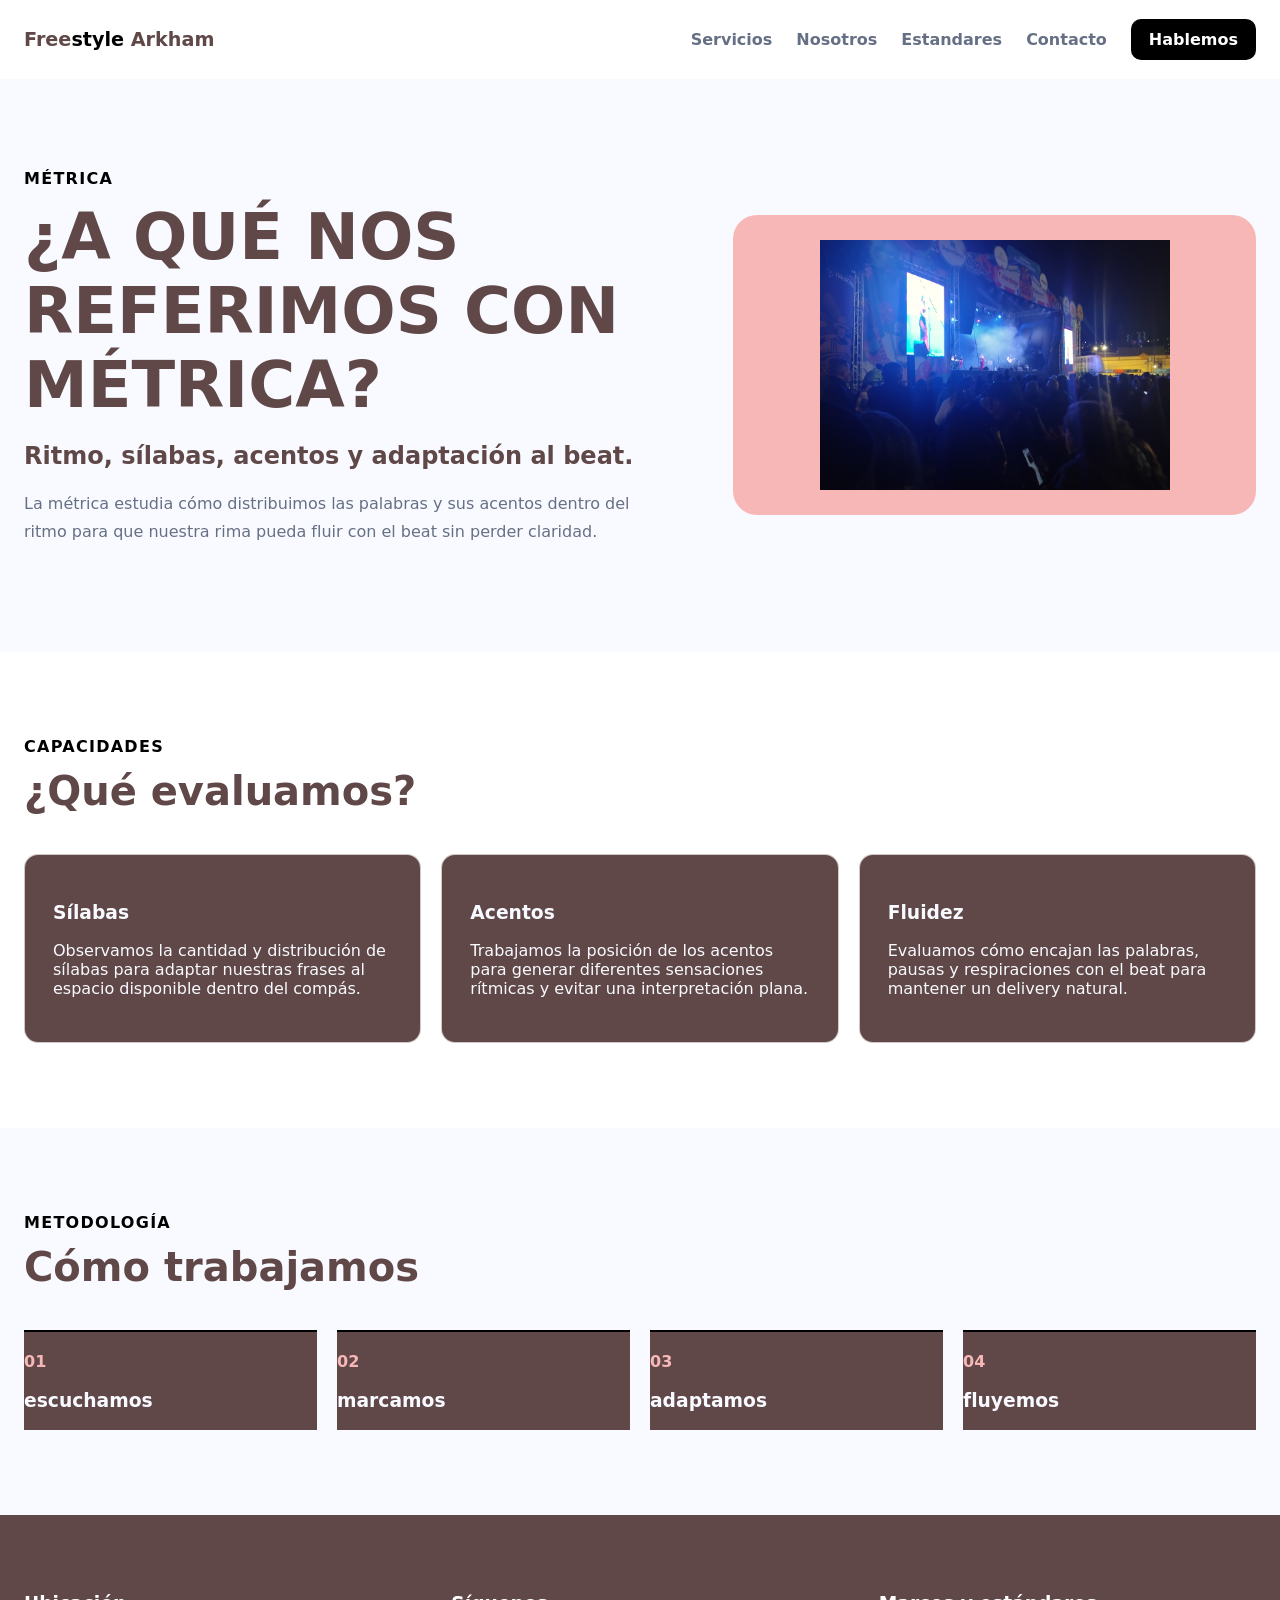
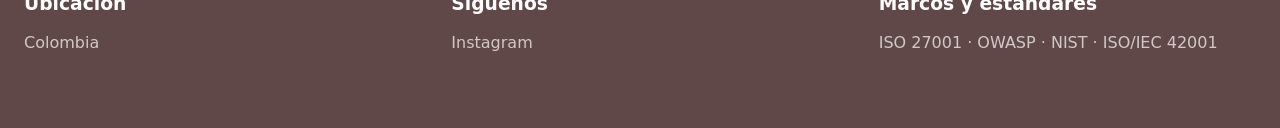
<file: Hernan Alecander Portillo Villota/Metrica.html>
﻿<!doctype html>
<html lang="es">
<head>
    <meta charset="utf-8">
    <meta name="viewport" content="width=device-width, initial-scale=1">
    <title>Métrica | Freestyle Arkham</title>
    <link rel="stylesheet" href="style.css">
</head>
<body>
    <header class="header">
        <div class="container header-container">
            <a class="brand" href="index.html">
                <span class="brand-name">Free<span>style</span> Arkham</span>
            </a>

            <nav class="nav" aria-label="Navegación principal">
                <a href="#servicios">Servicios</a>
                <a href="#nosotros">Nosotros</a>
                <a href="#estandares">Estandares</a>
                <a href="#contacto">Contacto</a>
                <a class="nav-cta" href="#contacto">Hablemos</a>
            </nav>
        </div>
    </header>

    <main>
        <section class="service-hero">
            <div class="container service-hero-grid">
                <div>
                    <span class="service-category">MÉTRICA</span>
                    <h1>¿A QUÉ NOS REFERIMOS CON MÉTRICA?</h1>
                    <h2>Ritmo, sílabas, acentos y adaptación al beat.</h2>
                    <p>La métrica estudia cómo distribuimos las palabras y sus acentos dentro del ritmo para que nuestra rima pueda fluir con el beat sin perder claridad.</p>
                </div>
                <div class="service-visual"><img src="concierto.jpg"</div>
            </div>
        </section>

        <section class="service-section">
            <div class="container">
                <header class="section-heading">
                    <span class="section-label">CAPACIDADES</span>
                    <h2>¿Qué evaluamos?</h2>
                </header>
                <div class="feature-grid">
                    <article class="feature-card"><h3>Sílabas</h3><p>Observamos la cantidad y distribución de sílabas para adaptar nuestras frases al espacio disponible dentro del compás.</p></article>
                    <article class="feature-card"><h3>Acentos</h3><p>Trabajamos la posición de los acentos para generar diferentes sensaciones rítmicas y evitar una interpretación plana.</p></article>
                    <article class="feature-card"><h3>Fluidez</h3><p>Evaluamos cómo encajan las palabras, pausas y respiraciones con el beat para mantener un delivery natural.</p></article>
                </div>
            </div>
        </section>

        <section class="service-section service-section-soft">
            <div class="container">
                <header class="section-heading"><span class="section-label">METODOLOGÍA</span><h2>Cómo trabajamos</h2></header>
                <div class="steps">
                    <article class="step"><span>01</span><h3>escuchamos</h3></article>
                    <article class="step"><span>02</span><h3>marcamos</h3></article>
                    <article class="step"><span>03</span><h3>adaptamos</h3></article>
                    <article class="step"><span>04</span><h3>fluyemos</h3></article>
                </div>
            </div>
        </section>

    </main>

    <footer class="footer" id="contacto">
        <div class="container footer-grid">
            <section><h3>Ubicación</h3><p>Colombia</p></section>
            <section>
                <h3>Síguenos</h3>
                <a href="https://www.instagram.com/" target="_blank" rel="noopener noreferrer">Instagram</a>
            </section>
            <section>
                <h3>Marcos y estándares</h3>
                <p>ISO 27001 · OWASP · NIST · ISO/IEC 42001</p>
            </section>
        </div>
    </footer>
</body>
</html>
</file>
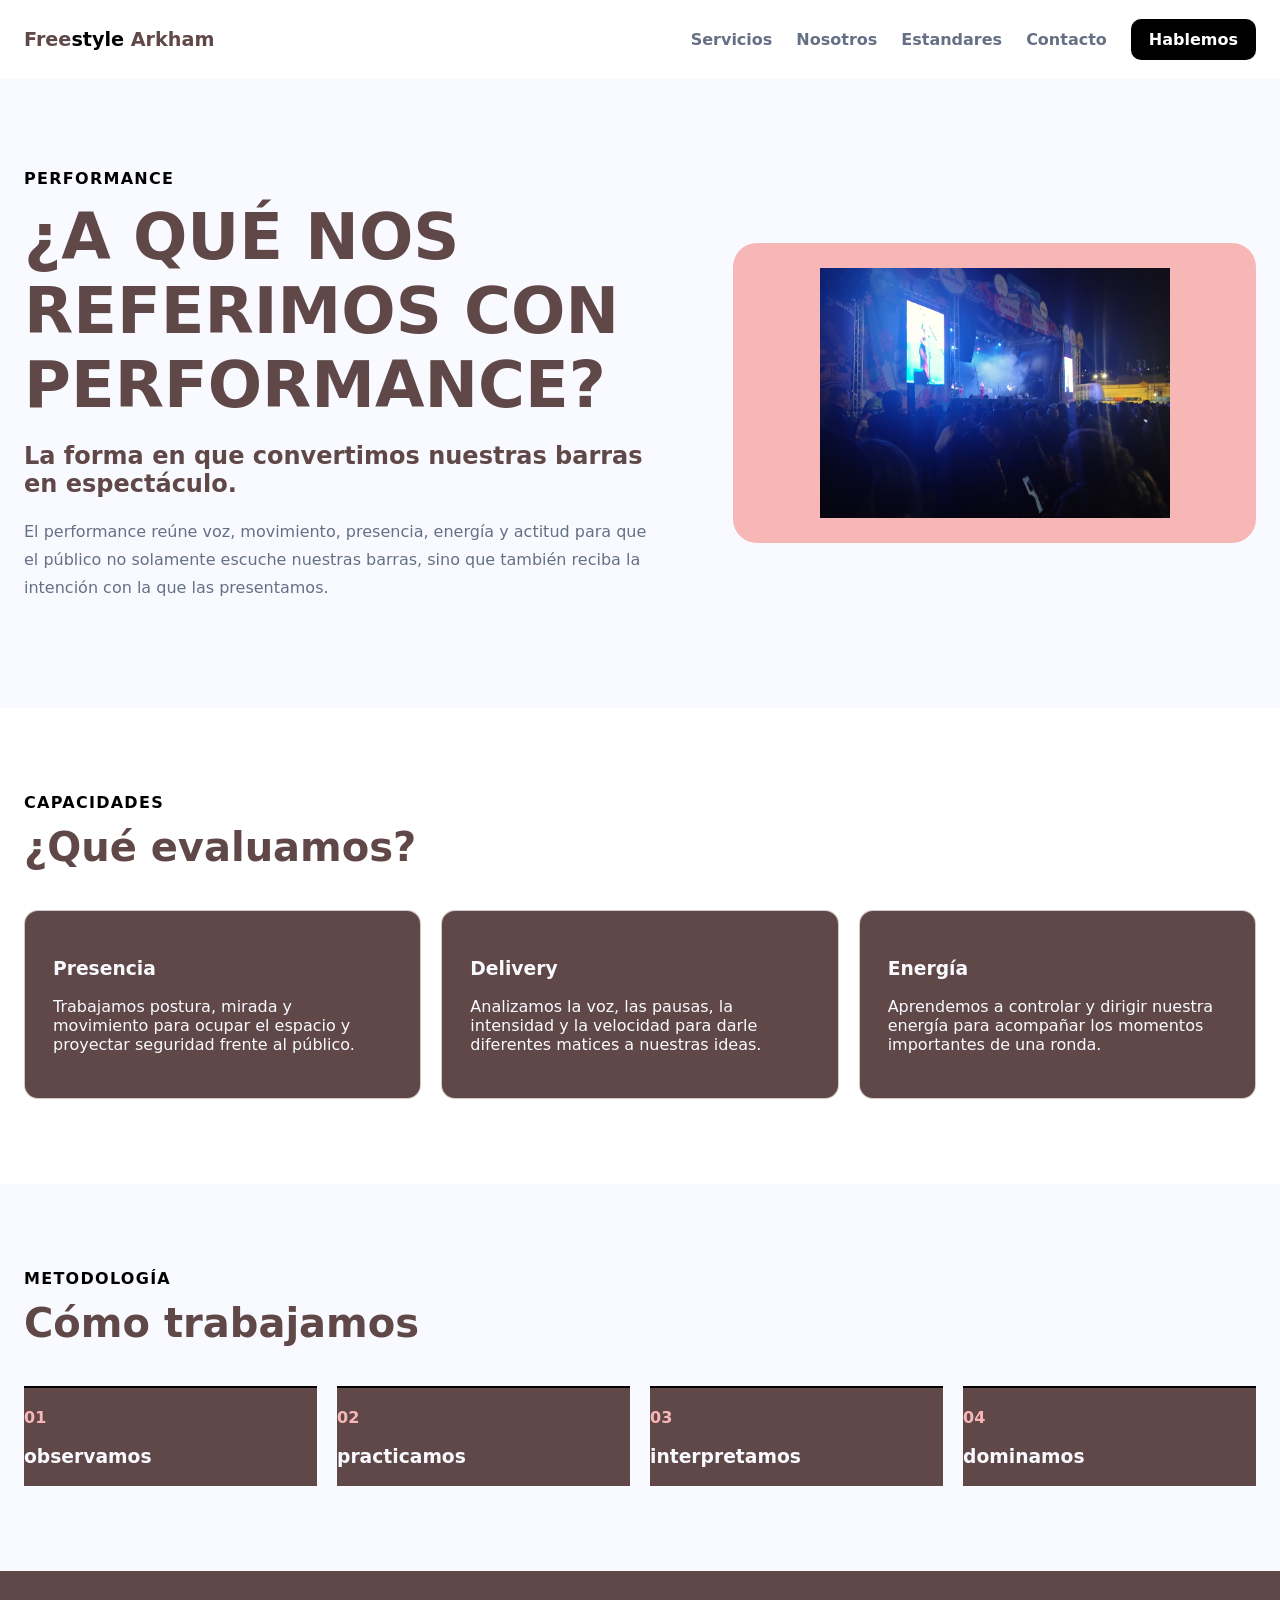
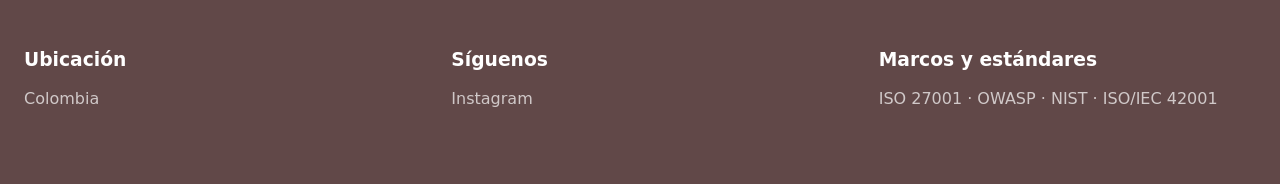
<file: Hernan Alecander Portillo Villota/Perfomance.html>
﻿<!doctype html>
<html lang="es">
<head>
    <meta charset="utf-8">
    <meta name="viewport" content="width=device-width, initial-scale=1">
    <title>Performance | Freestyle Arkham</title>
    <link rel="stylesheet" href="style.css">
</head>
<body>
    <header class="header">
        <div class="container header-container">
            <a class="brand" href="index.html">
                <span class="brand-name">Free<span>style</span> Arkham</span>
            </a>

            <nav class="nav" aria-label="Navegación principal">
                <a href="#servicios">Servicios</a>
                <a href="#nosotros">Nosotros</a>
                <a href="#estandares">Estandares</a>
                <a href="#contacto">Contacto</a>
                <a class="nav-cta" href="#contacto">Hablemos</a>
            </nav>
        </div>
    </header>

    <main>
        <section class="service-hero">
            <div class="container service-hero-grid">
                <div>
                    <span class="service-category">PERFORMANCE</span>
                    <h1>¿A QUÉ NOS REFERIMOS CON PERFORMANCE?</h1>
                    <h2>La forma en que convertimos nuestras barras en espectáculo.</h2>
                    <p>El performance reúne voz, movimiento, presencia, energía y actitud para que el público no solamente escuche nuestras barras, sino que también reciba la intención con la que las presentamos.</p>
                </div>
                <div class="service-visual"><img src="concierto.jpg"</div>
            </div>
        </section>

        <section class="service-section">
            <div class="container">
                <header class="section-heading">
                    <span class="section-label">CAPACIDADES</span>
                    <h2>¿Qué evaluamos?</h2>
                </header>
                <div class="feature-grid">
                    <article class="feature-card"><h3>Presencia</h3><p>Trabajamos postura, mirada y movimiento para ocupar el espacio y proyectar seguridad frente al público.</p></article>
                    <article class="feature-card"><h3>Delivery</h3><p>Analizamos la voz, las pausas, la intensidad y la velocidad para darle diferentes matices a nuestras ideas.</p></article>
                    <article class="feature-card"><h3>Energía</h3><p>Aprendemos a controlar y dirigir nuestra energía para acompañar los momentos importantes de una ronda.</p></article>
                </div>
            </div>
        </section>

        <section class="service-section service-section-soft">
            <div class="container">
                <header class="section-heading"><span class="section-label">METODOLOGÍA</span><h2>Cómo trabajamos</h2></header>
                <div class="steps">
                    <article class="step"><span>01</span><h3>observamos</h3></article>
                    <article class="step"><span>02</span><h3>practicamos</h3></article>
                    <article class="step"><span>03</span><h3>interpretamos</h3></article>
                    <article class="step"><span>04</span><h3>dominamos</h3></article>
                </div>
            </div>
        </section>

    </main>

    <footer class="footer" id="contacto">
        <div class="container footer-grid">
            <section><h3>Ubicación</h3><p>Colombia</p></section>
            <section>
                <h3>Síguenos</h3>
                <a href="https://www.instagram.com/" target="_blank" rel="noopener noreferrer">Instagram</a>
            </section>
            <section>
                <h3>Marcos y estándares</h3>
                <p>ISO 27001 · OWASP · NIST · ISO/IEC 42001</p>
            </section>
        </div>
    </footer>
</body>
</html>
</file>
<file: Hernan Alecander Portillo Villota/style.css>
:root {
    --primary: #000000;
    --primary-hover: #000000;
    --primary-light: #f8b7b7;
    --navy: #614848;
    --text: #f8faff;
    --muted: #667085;
    --border: rgba(255,255,255,.7);
    --soft: #f8faff;
    --radius: 14px;
    --container: 1240px;
    --shadow: 0 20px 50px rgba(15, 40, 80, .08);
}

* {
    box-sizing: border-box;
}

html {
    scroll-behavior: smooth;
}

body {
    margin: 0;
    font-family: Inter, system-ui, -apple-system, BlinkMacSystemFont, "Segoe UI", sans-serif;
    color: var(--text);
    background: #fff;
}

a {
    color: inherit;
    text-decoration: none;
}

.container {
    width: min(calc(100% - 48px), var(--container));
    margin-inline: auto;
}

.header {
    position: sticky;
    top: 0;
    z-index: 1000;
    background: rgba(255, 255, 255, .96);
    border-bottom: 1px solid var(--border);
    backdrop-filter: blur(14px);
}

.header-container {
    min-height: 78px;
    display: flex;
    align-items: center;
    justify-content: space-between;
    gap: 28px;
}

.brand-name {
    font-weight: 800;
    font-size: 1.2rem;
    color: var(--navy);
}

.brand-name span {
    color: var(--primary);
}

.nav {
    display: flex;
    align-items: center;
    gap: 24px;
}

    .nav a {
        color: var(--muted);
        font-weight: 600;
    }

        .nav a:hover {
            color: var(--primary);
        }

.nav-cta {
    padding: 11px 18px;
    border-radius: 10px;
    background: var(--primary);
    color: #fff !important;
}

.hero {
    padding: 100px 0 115px;
    overflow: hidden;
}

.hero-grid {
    display: grid;
    grid-template-columns: minmax(0, 1.08fr) minmax(380px, .92fr);
    align-items: center;
    gap: 80px;
}

.eyebrow {
    color: var(--primary);
    font-weight: 800;
    letter-spacing: .08em;
}

.hero h1 {
    margin: 18px 0 0;
    color: var(--navy);
    font-size: clamp(3.2rem, 5vw, 5rem);
    line-height: 1.02;
}

    .hero h1 span {
        color: var(--primary);
    }

.hero-description {
    color: var(--muted);
    font-size: 1.12rem;
    line-height: 1.75;
}

.hero-actions {
    display: flex;
    flex-wrap: wrap;
    gap: 14px;
    margin-top: 30px;
}

.primary-action, .secondary-action {
    padding: 14px 20px;
    border-radius: 10px;
    font-weight: 700;
}

.primary-action {
    background: var(--primary);
    color: #fff;
}

.secondary-action {
    border: 1px solid var(--border);
}

.security-visual {
    min-height: 430px;
    display: grid;
    place-items: center;
    background: var(--primary-light);
    border-radius: 28px;
    color: var(--primary);
    font-weight: 900;
    text-align: center;
    font-size: 50px;
  
}

.services {
    padding: 95px 0;
    background: var(--soft);
}

.section-heading {
    max-width: 760px;
    margin-bottom: 40px;
}

.section-label {
    color: var(--primary);
    font-weight: 800;
    letter-spacing: .08em;
}

.section-heading h2 {
    color: var(--navy);
    font-size: 2.5rem;
    margin: 12px 0;
}

.section-heading p {
    color: var(--muted);
    line-height: 1.7;
}

.services-grid {
    display: grid;
    grid-template-columns: repeat(2, minmax(0, 1fr));
    gap: 24px;
}

.service-card {
    display: flex;
    flex-direction: column;
    padding: 36px;
    border: 1px solid var(--border);
    border-radius: var(--radius);
    background: var(--navy);
    transition: .2s;
}

    .service-card:hover {
        transform: translateY(-5px);
        box-shadow: var(--shadow);
    }

.tag-list {
    display: flex;
    flex-wrap: wrap;
    gap: 8px;
    margin-top: 20px;
}

    .tag-list span {
        padding: 7px 10px;
        background: var(--primary-light);
        border-radius: 999px;
        color: var(--primary);
    }

.card-links {
    display: grid;
    gap: 10px;
    margin-top: auto;
    padding-top: 28px;
}


.standards {
    padding: 45px 0;
    background: var(--primary-light);
}

.standards-grid {
    display: grid;
    grid-template-columns: repeat(4, 1fr);
    gap: 12px;
  
}

.standard {
    min-height: 82px;
    display: grid;
    place-items: center;
    border: 1px solid var(--border);
    border-radius: 12px;
    font-weight: 800;
    background: var(--navy);
}

.about {
    padding: 95px 0;
}


.cta {
    padding: 80px 0;
}

.cta-box {
    display: flex;
    align-items: center;
    justify-content: space-between;
    gap: 40px;
    padding: 42px;
    border-radius: 20px;
    background: var(--navy);
    color: #fff;
}

.cta-box h2 {
    margin: 10px 0 0;
    max-width: 780px;
}

.cta-button {
    padding: 14px 20px;
    border-radius: 10px;
    background: var(--primary);
    color: #fff;
    font-weight: 800;
    white-space: nowrap;
}

.footer {
    padding: 60px 0;
    background: var(--navy);
    color: #fff;
}

.footer-grid {
    display: grid;
    grid-template-columns: repeat(3, 1fr);
    gap: 50px;
}

.footer p, .footer a {
    color: rgba(255,255,255,.7);
}

@media (max-width: 1024px) {
    .hero-grid {
        grid-template-columns: 1fr;
    }
}

@media (max-width: 800px) {
    .header-container {
        align-items: flex-start;
        flex-direction: column;
        padding-block: 16px;
    }

    .nav {
        flex-wrap: wrap;
    }

    .services-grid, .standards-grid, .footer-grid {
        grid-template-columns: 1fr;
    }

    .cta-box {
        align-items: flex-start;
        flex-direction: column;
    }
}

@media (max-width: 640px) {
    .container {
        width: min(calc(100% - 28px), var(--container));
    }

    .hero {
        padding: 70px 0;
    }

    .hero h1 {
            font-size: 2.75rem;
        }

    .service-card {
        padding: 26px;
    }
}


.service-hero {
    padding: 90px 0;
    background: var(--soft);
}

.service-hero-grid {
    display: grid;
    grid-template-columns: 1.1fr .9fr;
    gap: 70px;
    align-items: center;
}

.service-category {
    color: var(--primary);
    font-weight: 800;
    letter-spacing: .08em;
}

.service-hero h1 {
    margin: 12px 0;
    color: var(--navy);
    font-size: 4rem;
}

.service-hero h2 {
    color: var(--navy);
    font-size: 1.5rem;
}

.service-hero p {
    color: var(--muted);
    line-height: 1.75;
}

.service-visual {
    min-height: 300px;
    display: grid;
    place-items: center;
    border-radius: 24px;
    background: var(--primary-light);
    color: var(--primary);
    font-size: 4rem;
    font-weight: 900;
}

.service-visual img{
    width:350px;
    height:250px;
}

@media (max-width: 1024px) {
    .service-hero-grid {
        grid-template-columns: 1fr;
    }
}


.service-section {
    padding: 85px 0;
}

.service-section-soft {
    background: var(--soft);
}

.feature-grid {
    display: grid;
    grid-template-columns: repeat(3, minmax(0,1fr));
    gap: 20px;
}

.feature-card {
    padding: 28px;
    border: 1px solid var(--border);
    border-radius: var(--radius);
    background: var(--navy);    
}

.steps {
    display: grid;
    grid-template-columns: repeat(4, minmax(0,1fr));
    gap: 20px;
}

.step {
    padding-top: 20px;
    border-top: 2px solid var(--primary);
    background:var(--navy)
}

.step span {
    color: var(--primary-light);

    font-weight: 800;
}

@media (max-width: 1024px) {
    .feature-grid {
        grid-template-columns: 1fr;
    }

    .steps {
        grid-template-columns: repeat(2, 1fr);
    }
}

@media (max-width: 640px) {
    .steps {
        grid-template-columns: 1fr;
    }
}
</file>
